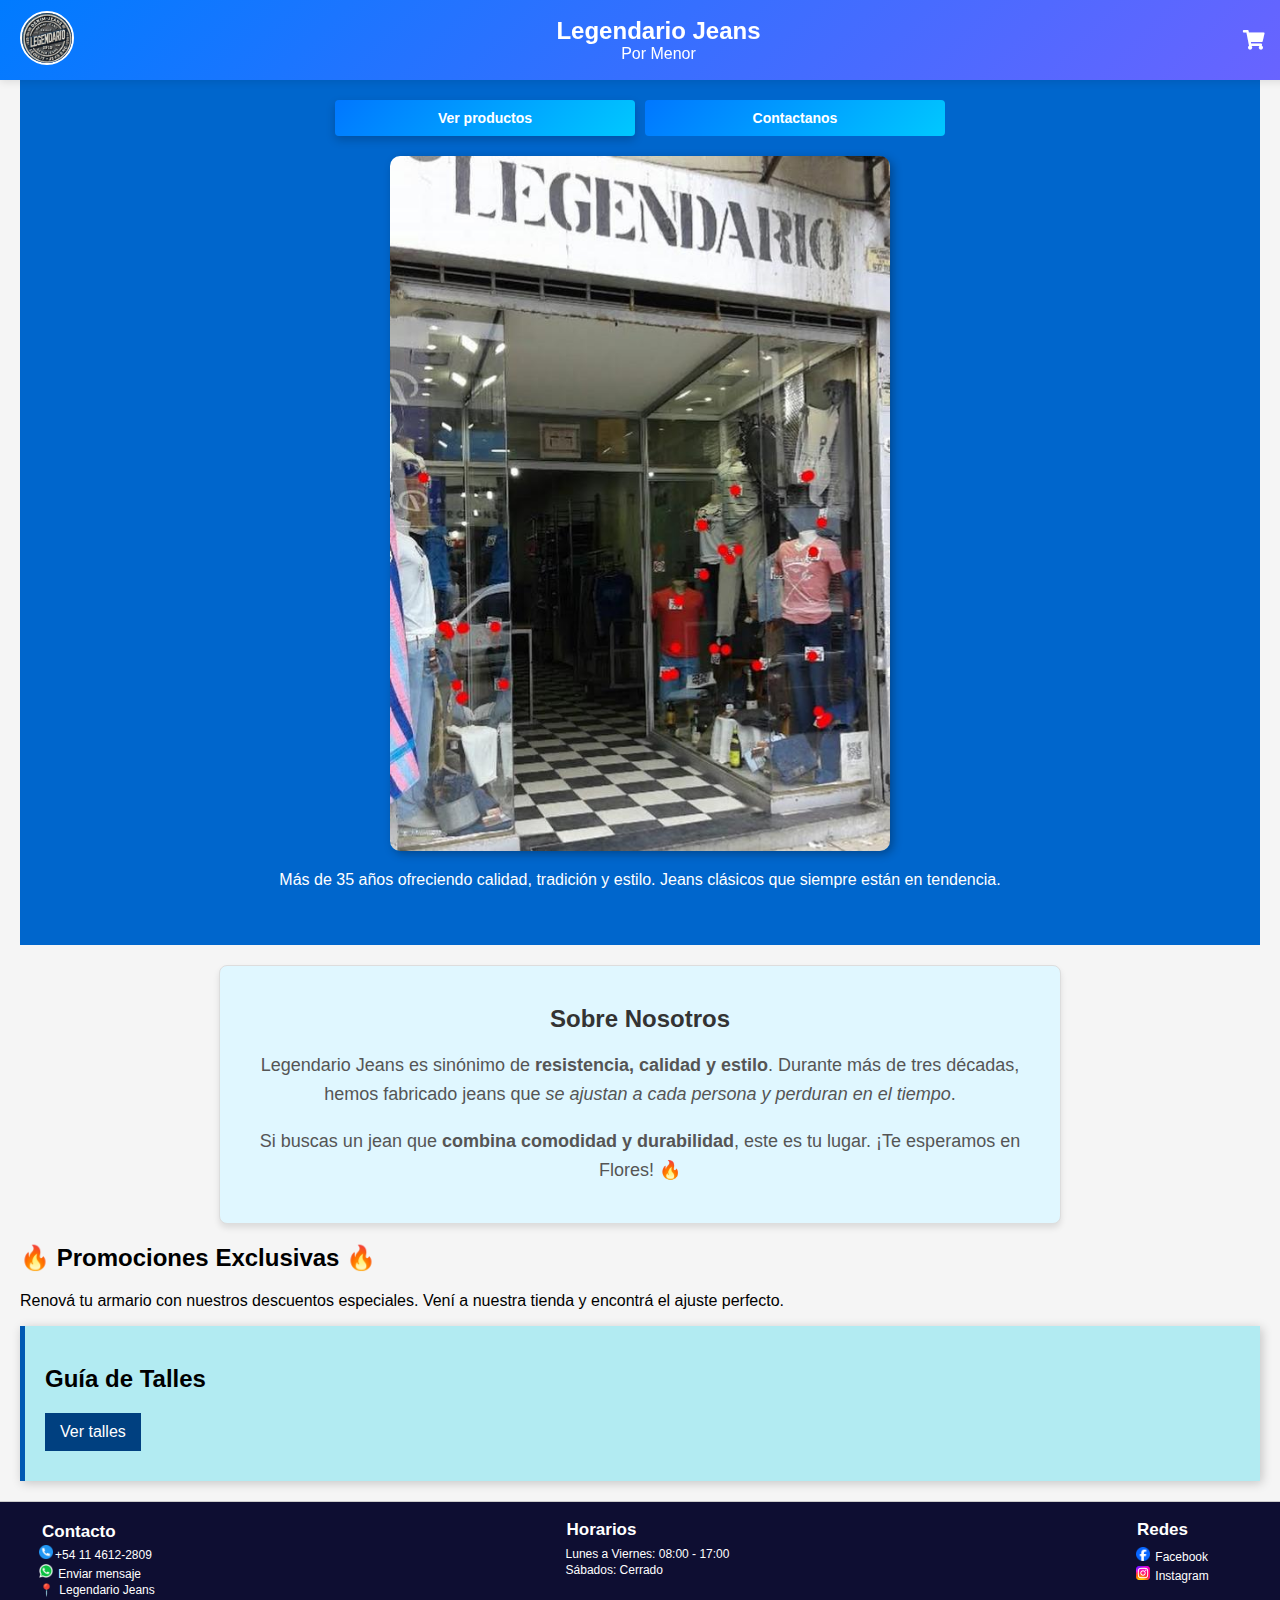
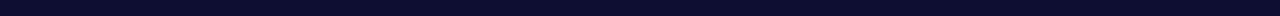
<file: index.html>
<!DOCTYPE html>
<html lang="es">
<head>
    <meta charset="UTF-8">
    <meta name="viewport" content="width=device-width, initial-scale=1.0">
    <title>Legendario Jeans - Estilo que perdura</title>
    <link rel="stylesheet" href="./styles.css">
    <link rel="icon" type="image/png" href="./imagenes/favicon-32x32.png">
    <link href="https://cdnjs.cloudflare.com/ajax/libs/font-awesome/5.15.4/css/all.min.css" rel="stylesheet">
</head>
<body>

<header>
     <!-- Sección Hero -->
<div class="hero">
  <div class="hero-header">
     <a href="./index.html" class="logo">
        <img src="./24FEC762-47F0-4F9E-8F29-CF139B27135F.webp" alt="Logo de LEGENDARIO JEANS">
     </a>
     <div class="hero-content">
      <h1>Legendario Jeans</h1>
        <p>Por Menor</p>
      
      <!--<button onclick="location.href='./productos.html'"><h2>Ver productos</h2></button>-->
  </div>
  
  
  <a href="./carrito.html" class="cart"><i class="fas fa-shopping-cart"></i>
    <img id="pant-icon" src="./103083_trousers_icon.png" alt="Pantalón" style="display:none; position:absolute; width:30px; height:auto;">
    
  </a>
  </div>
</div>
</header>

<main>
  <div class="portada">
    <div class="botones">
      <button class="especial" onclick="location.href='./productos.html'">Ver productos</button>
      <button class="boton-contacto" onclick="location.href='./contacto.html'">Contactanos</button>
    </div>
    <img src="./foto local.jpg" alt="Local Legendario Jeans" class="portada-img">
    <p>Más de 35 años ofreciendo calidad, tradición y estilo. Jeans clásicos que siempre están en tendencia.</p>
    
  </div>
  
   
  <section class="sobre-nosotros">
    <h2>Sobre Nosotros</h2>
    <p>
      Legendario Jeans es sinónimo de <strong>resistencia, calidad y estilo</strong>. Durante más de tres décadas, hemos fabricado jeans que <em>se ajustan a cada persona y perduran en el tiempo</em>.
    </p>
    <p>
      Si buscas un jean que <strong>combina comodidad y durabilidad</strong>, este es tu lugar. ¡Te esperamos en Flores! 🔥
    </p>
  </section>
  
    


    <section id="ofertas">
        <h2>🔥 Promociones Exclusivas 🔥</h2>
        <p>Renová tu armario con nuestros descuentos especiales. Vení a nuestra tienda y encontrá el ajuste perfecto.</p>
    </section>

    <aside id="talles">
        <h2>Guía de Talles</h2>
        <button onclick="toggleTalles()">Ver talles</button>
        <div id="tallesContent" style="display: none;">
            <h3>Jeans</h3>
            <table>
                <tr><th>Talle</th><th>Cintura (cm)</th><th>Cadera (cm)</th></tr>
                <tr><td>38</td><td>72-76</td><td>92-96</td></tr>
                <tr><td>40</td><td>76-80</td><td>96-100</td></tr>
                <tr><td>42</td><td>80-84</td><td>100-104</td></tr>
                <tr><td>44</td><td>84-88</td><td>104-108</td></tr>
                <tr><td>46</td><td>88-92</td><td>108-112</td></tr>
                <tr><td>48</td><td>92-96</td><td>112-116</td></tr>
                <tr><td>50</td><td>96-100</td><td>116-120</td></tr>
                <tr><td>52</td><td>100-104</td><td>120-124</td></tr>
                <tr><td>54</td><td>104-108</td><td>124-128</td></tr>
                <tr><td>56</td><td>108-112</td><td>128-132</td></tr>
            </table>

            <h3>Sweaters</h3>
            <table>
                <tr><th>Talle</th><th>Contorno Pecho (cm)</th></tr>
                <tr><td>S</td><td>86-92</td></tr>
                <tr><td>M</td><td>92-98</td></tr>
                <tr><td>L</td><td>98-104</td></tr>
                <tr><td>XL</td><td>104-110</td></tr>
                <tr><td>XXL</td><td>110-116</td></tr>
            </table>
        </div>
    </aside>
    
</main>

<footer>
  <div class="footer-info"> 
    <div class="contact-info"> 
     
      <div class="contacto">
        <h3>Contacto</h3>
        <p><img src="./telefono.png" alt="Telefono"class=social-icon><a href="tel:+541146122809">+54 11 4612-2809</a>
        </p> 
       <p><a href="https://wa.me/541154511489" target="_blank">
        <img src="./whatsapp.png" alt="WhatsApp" class="social-icon"> Enviar mensaje</a>
      </p>
      
       <p><a href="https://maps.app.goo.gl/2hxNUeELsLzQUU3JA" target="_blank" class="social-icon">📍</a>
        Legendario Jeans</p>
       </div> </div>
       <div class="hours-info"> 
        <h3>Horarios</h3> <div class="horarios">
        <p>Lunes a Viernes: 08:00 - 17:00</p> 
        <p>Sábados: Cerrado</p> 
        
       
      </div> </div><div class="social-info"> <h3>Redes</h3> 
        <div class="redes">
        <p>
          <a href="https://facebook.com/legendariojeans" target="_blank">
          <img src="./facebook.png" alt="Facebook" class="social-icon"> Facebook</a>
        </p>
         <p>
          <a href="https://instagram.com/legendariojeans" target="_blank">
            <img src="./instagram.png" alt="Instagram" class="social-icon"> 
            Instagram</a>
          </p>
         </div> </div>
         
         
        </div> 
        
</footer>


<script>
    function toggleTalles() {
        var content = document.getElementById("tallesContent");
        content.style.display = content.style.display === "none" ? "block" : "none";
    }
</script>

</body>
</html>
</file>
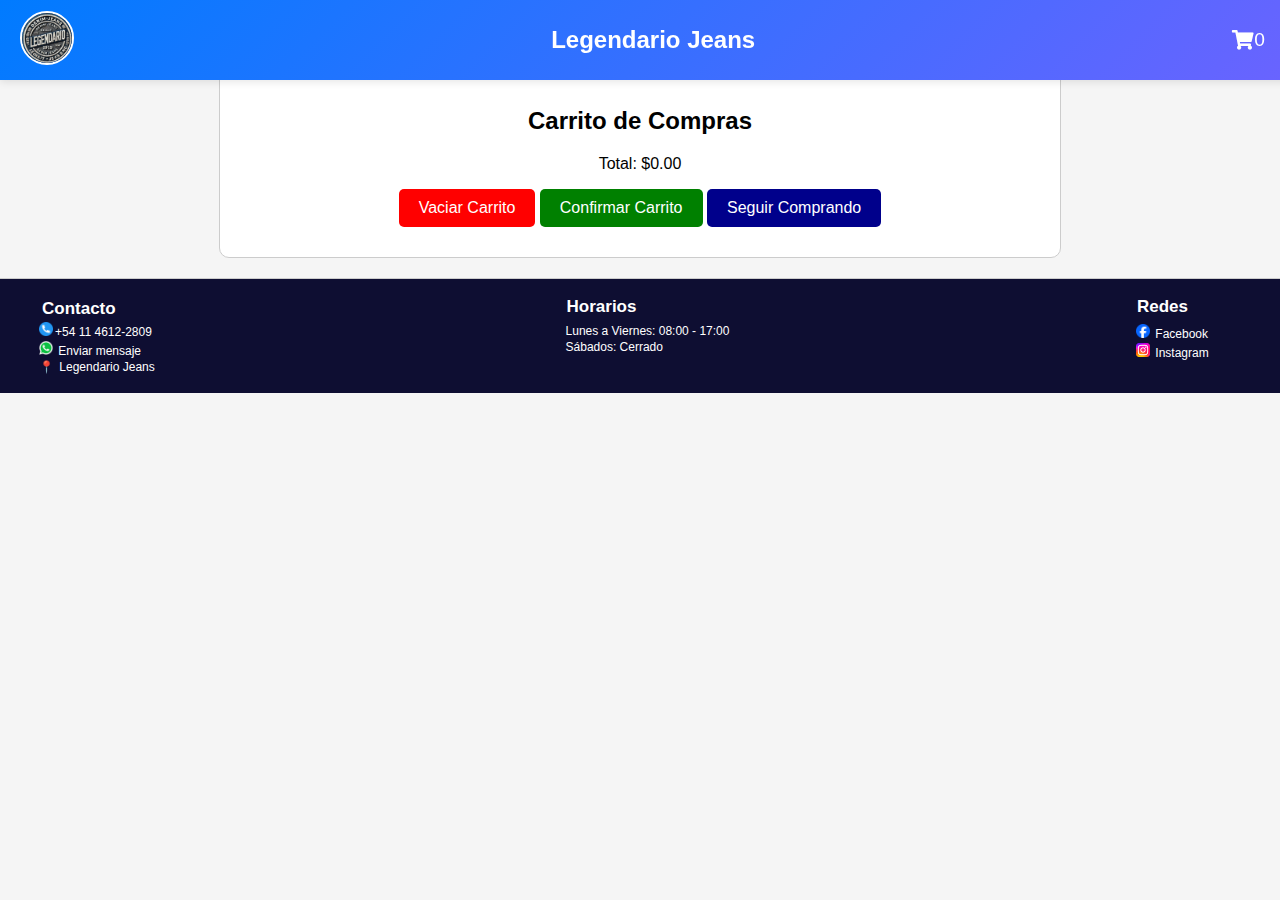
<file: carrito.html>
<!DOCTYPE html>
<html lang="es">
<head>
    <meta charset="UTF-8">
    <meta name="viewport" content="width=device-width, initial-scale=1.0">
    <title>Carrito de Compras</title>
    <link rel="stylesheet" href="./styles.css">
    <link rel="icon" type="image/png" href="./imagenes/favicon-32x32.png">
    <link href="https://cdnjs.cloudflare.com/ajax/libs/font-awesome/5.15.4/css/all.min.css" rel="stylesheet">
    <script src="https://cdn.emailjs.com/dist/email.min.js"></script>
     <script> (function(){ emailjs.init("z5kLRgpEiDGYL4lhx"); })(); </script>
</head>
<body>
  <header>
        
    <!-- Sección Hero -->
<div class="hero">
<div class="hero-header">
<a href="./index.html" class="logo">
  <img src="./24FEC762-47F0-4F9E-8F29-CF139B27135F.webp" alt="Logo de LEGENDARIO JEANS">
</a>
<div class="hero-content">
  
<h1>Legendario Jeans</h1>

<!--<button onclick="location.href='./productosMenor.html'"><h2>Ver productos</h2></button>-->
</div>


<a href="./carrito.html" class="cart"><i class="fas fa-shopping-cart"></i>
<img id="pant-icon" src="./103083_trousers_icon.png" alt="Pantalón" style="display:none; position:absolute; width:30px; height:auto;">
<span class="cart-count">0</span>
</a>
</div>
</div>

  </header>
            <button class="especial" onclick="location.href='./productos.html'">Ver productos</button>
        
      <div class="cart-container">
        <h2>Carrito de Compras</h2>
        <div class="cart-items"></div>
        <p>Total: $<span class="cart-total">0.00</span></p>
        <button class="clear-cart">Vaciar Carrito</button>
        <button id="confirmar-carrito-btn" class="confirmar-carrito-btn">Confirmar Carrito</button>
        <button onclick="location.href='productos.html'" class="volver-a-productos">Seguir Comprando</button>
        
        <!-- Cuadro de diálogo para ingresar datos -->
<div id="dialog" class="dialog" style="display:none;">
  
  <form id="confirmation-form" action="https://formspree.io/f/mpwzdjlz" method="POST" novalidate>
    <h2>Ingrese sus datos para confirmar la compra</h2>
    <div class="form-group">
      <input type="text" id="buyer-name" name="name" placeholder="Nombre" required>
      <span class="error-message" id="name-error"></span>
    </div>
    <div class="form-group">
      <input type="email" id="buyer-email" name="email" placeholder="Correo Electrónico" required>
      <span class="error-message" id="email-error"></span>
    </div>
    <div class="form-group">
      <input type="tel" id="buyer-phone" name="phone" placeholder="Teléfono" required>
      <span class="error-message" id="phone-error"></span>
    </div>
    
    <button type="submit" id="comprar-btn" class="comprar-btn">Comprar</button>
  </form>
  <button onclick="location.href='carrito.html'" class="close-btn">&times;</button> <!-- Botón de cierre -->

 
</div>




      
      
        


        
        <!-- Mensaje de confirmación estilizado -->
        <div id="confirmation-message" class="confirmation-message" style="display:none;">
          <h2>Compra Confirmada</h2>
          <p> Al hacer clic en el botón de "Comprar", será redirigido a WhatsApp donde podrá confirmar su compra con todos los detalles proporcionados. Le agradecemos por su compra. Si tiene alguna pregunta adicional, no dude en contactarnos. ¡Gracias por confiar en nosotros!</p>
          <button onclick="document.getElementById('confirmation-message').style.display='none'">Cerrar</button>
        </div>
      </div>
    </main>
    <footer>
      <div class="footer-info"> 
        <div class="contact-info"> 
         
          <div class="contacto">
            <h3>Contacto</h3>
            <p><img src="./telefono.png" alt="Telefono"class=social-icon><a href="tel:+541146122809">+54 11 4612-2809</a>
            </p> 
           <p><a href="https://wa.me/541154511489" target="_blank">
            <img src="./whatsapp.png" alt="WhatsApp" class="social-icon"> Enviar mensaje</a>
          </p>
          
           <p><a href="https://maps.app.goo.gl/2hxNUeELsLzQUU3JA" target="_blank" class="social-icon">📍</a>
            Legendario Jeans</p>
           </div> </div>
           <div class="hours-info"> 
            <h3>Horarios</h3> <div class="horarios">
            <p>Lunes a Viernes: 08:00 - 17:00</p> 
            <p>Sábados: Cerrado</p> 
            
           
          </div> </div><div class="social-info"> <h3>Redes</h3> 
            <div class="redes">
            <p>
              <a href="https://facebook.com/legendariojeans" target="_blank">
              <img src="./facebook.png" alt="Facebook" class="social-icon"> Facebook</a>
            </p>
             <p>
              <a href="https://instagram.com/legendariojeans" target="_blank">
                <img src="./instagram.png" alt="Instagram" class="social-icon"> 
                Instagram</a>
              </p>
             </div> </div>
             
             
            </div> 
            
    </footer>
    
    
    <script src="./script1.js"></script>
</body>
</html>
</file>
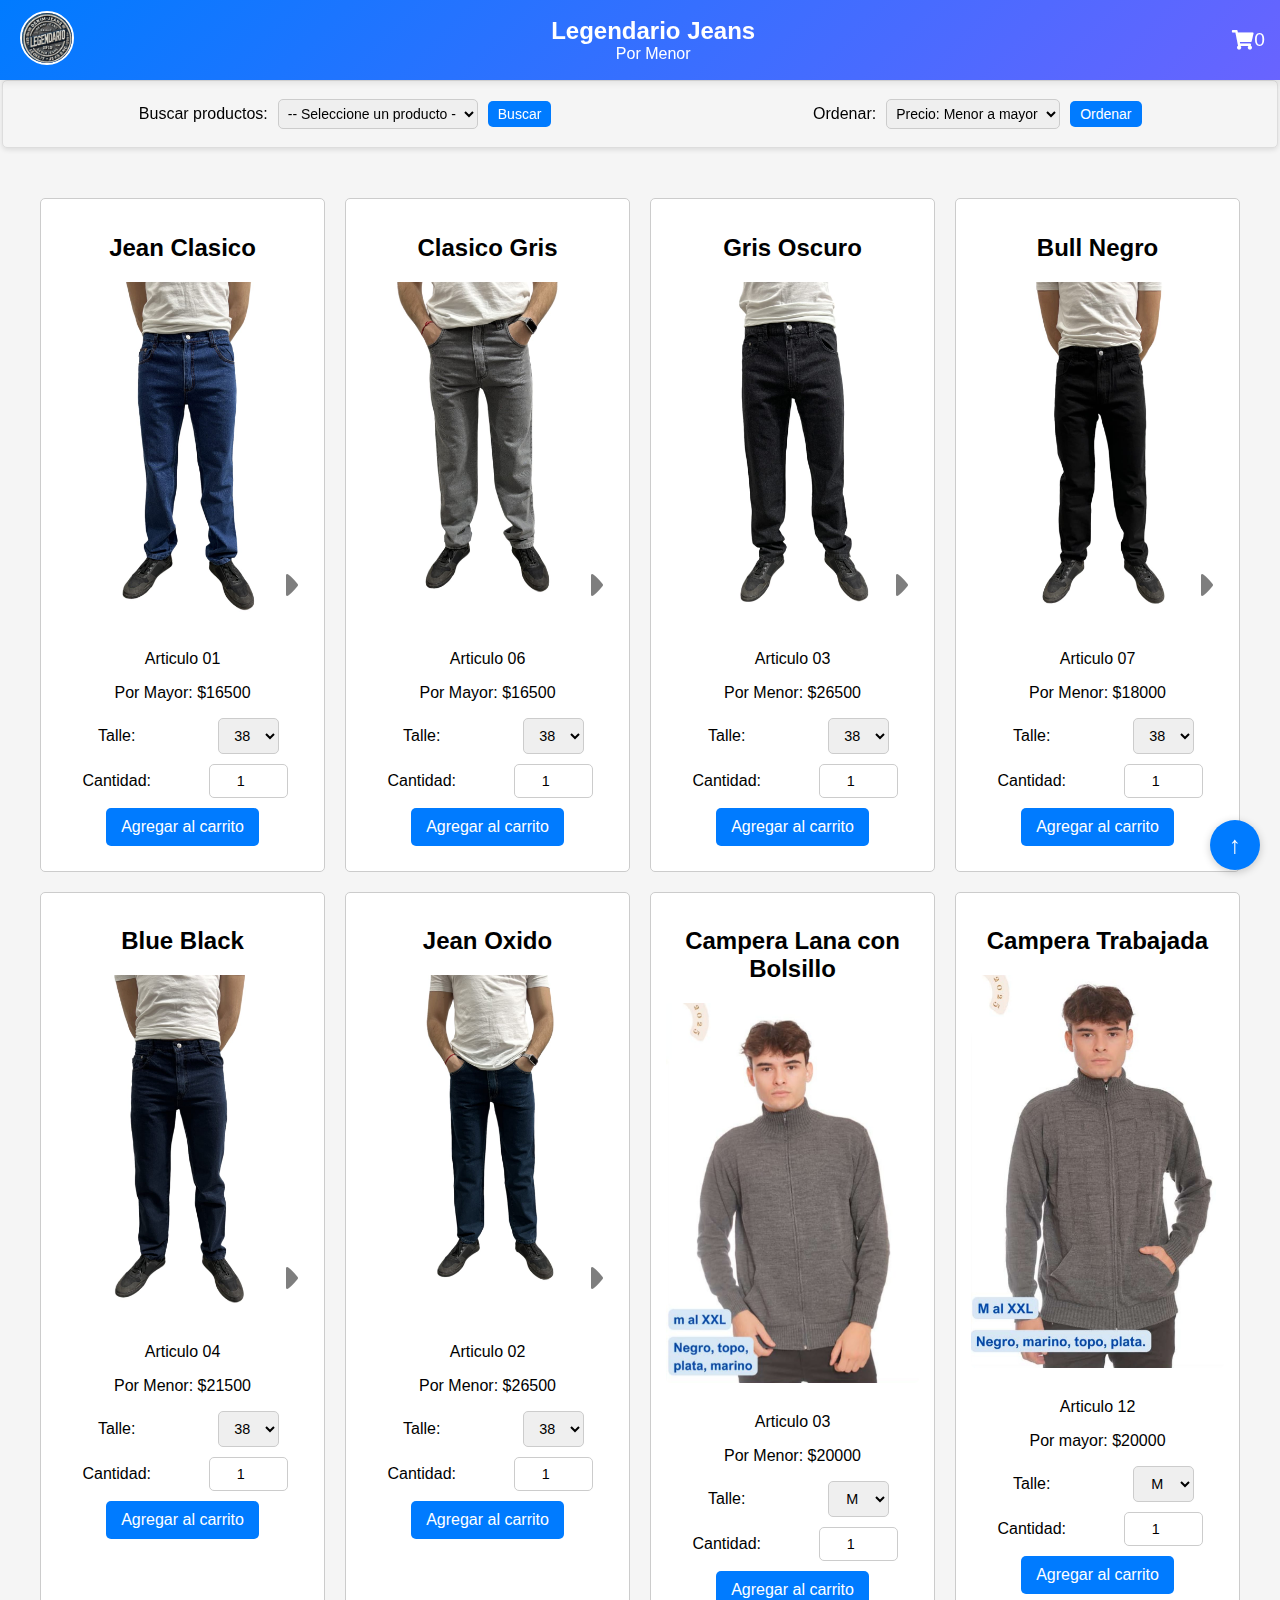
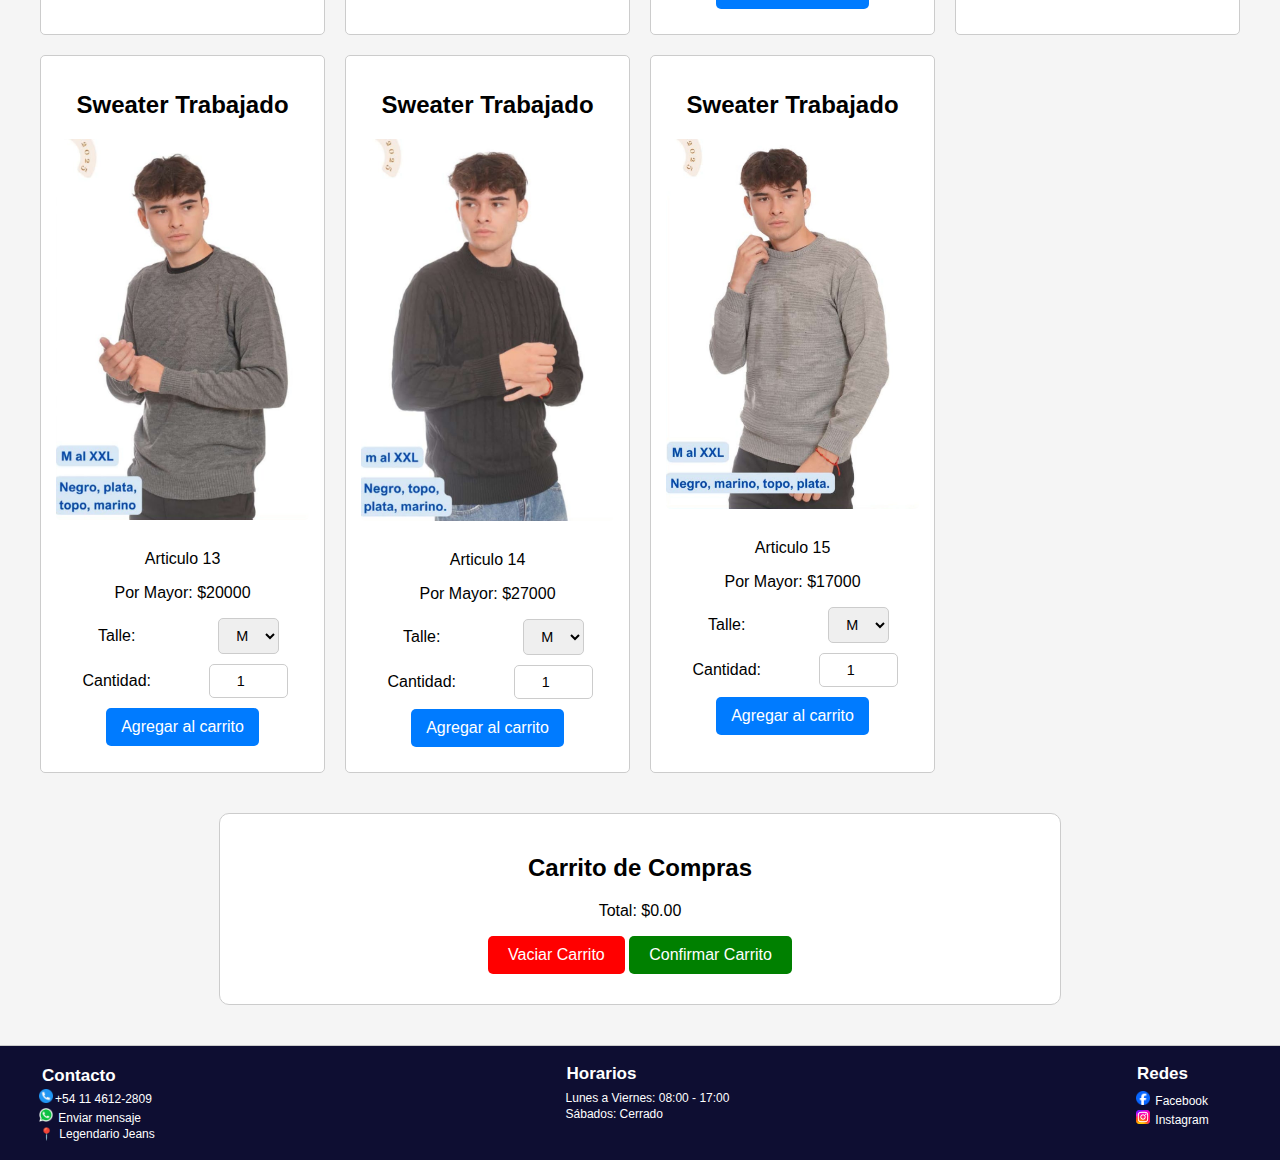
<file: productos.html>
<!DOCTYPE html>
<html lang="es">
<head>
    <meta charset="UTF-8">
    <meta name="viewport" content="width=device-width, initial-scale=1.0">
    <title>E-commerce</title>
    <link rel="stylesheet" href="styles.css">
    
    <link rel="icon" type="image/png" href="./imagenes/favicon-32x32.png">
    <link href="https://cdnjs.cloudflare.com/ajax/libs/font-awesome/5.15.4/css/all.min.css" rel="stylesheet">
    <script src="https://cdn.emailjs.com/dist/email.min.js"></script>
    <script> (function(){ emailjs.init("z5kLRgpEiDGYL4lhx"); })(); </script>

    
</head>
<body>
   
      <header>
        
          <!-- Sección Hero -->
<div class="hero">
  <div class="hero-header">
     <a href="./index.html" class="logo">
        <img src="./24FEC762-47F0-4F9E-8F29-CF139B27135F.webp" alt="Logo de LEGENDARIO JEANS">
     </a>
     <div class="hero-content">
      <h1>Legendario Jeans</h1>
      <p>Por Menor</p>
      
      <!--<button onclick="location.href='./productosMenor.html'"><h2>Ver productos</h2></button>-->
  </div>
  
  
  <a href="#" id="botonCarrito" class="cart"><i class="fas fa-shopping-cart"></i> 
    <img id="pant-icon" src="./103083_trousers_icon.png" alt="Pantalón" style="display:none; position:absolute; width:30px; height:auto;">
    <span class="cart-count">0</span>
  </a>
  </div>
</div>

        </header>
        

        <main>
          
          <h1 class="productos-tittle">Productos</h1>
          <!-- Buscador con menu desplegable -->
          <div id="controls-container">
          <div id="search-container">
            <label for="search-options">Buscar productos:</label>
            <select id="search-options">
                <option value="">-- Seleccione un producto --</option>
                <option value="ver-todo">Ver todo</option>
                <option value="clasico">Jean Clásico</option>
                <option value="jean-oxido">Jean oxido</option>
                <option value="bull">Bull</option>
                <option value="blue-black">Blue-Black</option>
                <option value="sweater">Sweater</option>
                <option value="campera">Campera</option>
            </select>
            <button id="search-button">Buscar</button>
        </div>
     <!-- menu para ordenacion-->
       <div id="sort-container">
          <label for="sort-options">Ordenar:</label>
          <select id="sort-options">
              <option value="precio-asc">Precio: Menor a mayor</option>
              <option value="precio-desc">Precio: Mayor a menor</option>
          </select>
          <button id="sort-button">Ordenar</button>
      </div>
    </div>
    
        
          <section class="product-container">
            
           
  <div class="product-card" data-name="jean-clasico">
    <h2>Jean Clasico</h2>
    <div class="image-container">
      <img id="jean-clasico" src="./jean clasico azul front.JPG" alt="Jean Clasico" width="300">
      <span class="info-text"><img src="icons8-clasificar-derecho-26.png" alt="Siguiente" class="info-icon blanco">

      </span>
  </div>
<p>Articulo 01</p>

    <p>Por Mayor: $16500</p>
    <div class="cantidad-container">
        <label for="talle-201">Talle:</label>
        <select id="talle-201">
            <option value="38">38</option>
            <option value="40">40</option>
            <option value="42">42</option>
            <option value="44">44</option>
            <option value="46">46</option>
            <option value="48">48</option>
            <option value="50">50</option>
            <option value="52">52</option>
            <option value="54">54</option>
        </select>
       
        <label for="cantidad-201">Cantidad:</label>
        <input type="number" id="cantidad-201" class="cantidad" value="1" min="1">
    </div>
    <button class="add-to-cart" data-id="201">Agregar al carrito</button>
</div>
  
<div class="product-card" data-name="clasico-gris">
  <h2>Clasico Gris</h2>
  <div class="image-container">
    <img id="clasico-gris" src="./clasico gris f.JPG" alt="Jean Clasico Gris" width="300">
    <span class="info-text"><img src="icons8-clasificar-derecho-26.png" alt="Siguiente" class="info-icon blanco">

    </span>
</div>
<p>Articulo 06</p>

  <p>Por Mayor: $16500</p>
  <div class="cantidad-container">
      <label for="talle-206">Talle:</label>
      <select id="talle-206">
          <option value="38">38</option>
          <option value="40">40</option>
          <option value="42">42</option>
          <option value="44">44</option>
          <option value="46">46</option>
          <option value="48">48</option>
          <option value="50">50</option>
          <option value="52">52</option>
          <option value="54">54</option>
      </select>
     
      <label for="cantidad-206">Cantidad:</label>
      <input type="number" id="cantidad-206" class="cantidad" value="1" min="1">
  </div>
  <button class="add-to-cart" data-id="206">Agregar al carrito</button>
</div>

<div class="product-card" data-name="clasico-gris-oscuro">
  <h2>Gris Oscuro</h2>
  <div class="image-container">
    <img id="clasico-gris-oscuro" src="./gris oscuro front.JPG" alt="Jean Clasico Gris" width="300">
    <span class="info-text"><img src="icons8-clasificar-derecho-26.png" alt="Siguiente" class="info-icon blanco">

    </span>
</div>
<p>Articulo 03</p>

  <p>Por Menor: $26500</p>
  <div class="cantidad-container">
      <label for="talle-206">Talle:</label>
      <select id="talle-206">
          <option value="38">38</option>
          <option value="40">40</option>
          <option value="42">42</option>
          <option value="44">44</option>
          <option value="46">46</option>
          <option value="48">48</option>
          <option value="50">50</option>
          <option value="52">52</option>
          <option value="54">54</option>
      </select>
     
      <label for="cantidad-203">Cantidad:</label>
      <input type="number" id="cantidad-203" class="cantidad" value="1" min="1">
  </div>
  <button class="add-to-cart" data-id="203">Agregar al carrito</button>
</div>

<div class="product-card" data-name="bull-negro">
  <h2>Bull Negro</h2>
  <div class="image-container">
    <img id="bull-negro" src="./bull negro front.JPG" alt="Bull negro" width="300">
    <span class="info-text"><img src="icons8-clasificar-derecho-26.png" alt="Siguiente" class="info-icon blanco">

    </span>
</div>
<p>Articulo 07</p>

  <p>Por Menor: $18000</p>
  <div class="cantidad-container">
      <label for="talle-207">Talle:</label>
      <select id="talle-207">
          <option value="38">38</option>
          <option value="40">40</option>
          <option value="42">42</option>
          <option value="44">44</option>
          <option value="46">46</option>
          <option value="48">48</option>
          <option value="50">50</option>
          <option value="52">52</option>
          <option value="54">54</option>
      </select>
     
      <label for="cantidad-207">Cantidad:</label>
      <input type="number" id="cantidad-207" class="cantidad" value="1" min="1">
  </div>
  <button class="add-to-cart" data-id="207">Agregar al carrito</button>
</div>

<div class="product-card" data-name="blue-black">
  <h2>Blue Black</h2>
  <div class="image-container">
    <img id="blue-black" src="./blue black.JPG" alt="Jean Blue Black" width="300">
    <span class="info-text"><img src="icons8-clasificar-derecho-26.png" alt="Siguiente" class="info-icon blanco">

    </span>
</div>
<p>Articulo 04</p>

  <p>Por Menor: $21500</p>
  <div class="cantidad-container">
      <label for="talle-204">Talle:</label>
      <select id="talle-204">
          <option value="38">38</option>
          <option value="40">40</option>
          <option value="42">42</option>
          <option value="44">44</option>
          <option value="46">46</option>
          <option value="48">48</option>
          <option value="50">50</option>
          <option value="52">52</option>
          <option value="54">54</option>
      </select>
     
      <label for="cantidad-204">Cantidad:</label>
      <input type="number" id="cantidad-204" class="cantidad" value="1" min="1">
  </div>
  <button class="add-to-cart" data-id="204">Agregar al carrito</button>
</div>



<div class="product-card" data-name="jean-oxido">
  <h2>Jean Oxido</h2>
  <div class="image-container">
    <img id="jean-oxido" src="./oxido front.JPG" alt="Jean oxido" width="300">
    <span class="info-text"><img src="icons8-clasificar-derecho-26.png" alt="Siguiente" class="info-icon blanco">

    </span>
</div>
<p>Articulo 02</p>

  <p>Por Menor: $26500</p>
  <div class="cantidad-container">
      <label for="talle-202">Talle:</label>
      <select id="talle-202">
          <option value="38">38</option>
          <option value="40">40</option>
          <option value="42">42</option>
          <option value="44">44</option>
          <option value="46">46</option>
          <option value="48">48</option>
          <option value="50">50</option>
          <option value="52">52</option>
          <option value="54">54</option>
      </select>
     
      <label for="cantidad-202">Cantidad:</label>
      <input type="number" id="cantidad-202" class="cantidad" value="1" min="1">
  </div>
  <button class="add-to-cart" data-id="202">Agregar al carrito</button>
</div>

<div class="product-card" data-name="campera-lana-lisa">
  <h2>Campera Lana con Bolsillo</h2>
  <div class="image-container">
    <img id="campera-lana-lisa" src="./campera lana lisa con bolsillo.jpg" alt="Campera lana lisa" width="300">
    
</div>
<p>Articulo 03</p>

  <p>Por Menor: $20000</p>
  <div class="cantidad-container">
      <label for="talle-203">Talle:</label>
      <select id="talle-203">
        <option value="M">M</option>
        <option value="L">L</option>
        <option value="XL">XL</option>
        <option value="XXL">XXL</option>
      </select>
     
      <label for="cantidad-210">Cantidad:</label>
      <input type="number" id="cantidad-210" class="cantidad" value="1" min="1">
  </div>
  <button class="add-to-cart" data-id="210">Agregar al carrito</button>
</div>

<div class="product-card" data-name="campera-trabajada">
  <h2>Campera Trabajada</h2>
  <div class="image-container">
    <img id="campera-trabajada" src="./campera trabajada bolsillo.jpg" alt="Campera lana lisa" width="300">
    
</div>
<p>Articulo 12</p>

  <p>Por mayor: $20000</p>
  <div class="cantidad-container">
      <label for="talle-12">Talle:</label>
      <select id="talle-12">
        <option value="M">M</option>
        <option value="L">L</option>
        <option value="XL">XL</option>
        <option value="XXL">XXL</option>
      </select>
     
      <label for="cantidad-12">Cantidad:</label>
      <input type="number" id="cantidad-12" class="cantidad" value="1" min="1">
  </div>
  <button class="add-to-cart" data-id="12">Agregar al carrito</button>
</div>

<div class="product-card" data-name="sweater-trabajado">
  <h2>Sweater Trabajado</h2>
  <div class="image-container">
    <img id="sweater-trabajado" src="./sweater trabajado.jpg" alt="Campera lana lisa" width="300">
    
</div>
<p>Articulo 13</p>

  <p>Por Mayor: $20000</p>
  <div class="cantidad-container">
      <label for="talle-13">Talle:</label>
      <select id="talle-13">
        <option value="M">M</option>
        <option value="L">L</option>
        <option value="XL">XL</option>
        <option value="XXL">XXL</option>
      </select>
     
      <label for="cantidad-13">Cantidad:</label>
      <input type="number" id="cantidad-13" class="cantidad" value="1" min="1">
  </div>
  <button class="add-to-cart" data-id="13">Agregar al carrito</button>
</div>

<div class="product-card" data-name="sweater-trabajado-2">
  <h2>Sweater Trabajado</h2>
  <div class="image-container">
    <img id="sweater-trabajado" src="./sweater trabajado2.jpg" alt="Campera lana lisa" width="300">
   
</div>
<p>Articulo 14</p>

  <p>Por Mayor: $27000</p>
  <div class="cantidad-container">
      <label for="talle-14">Talle:</label>
      <select id="talle-14">
        <option value="M">M</option>
        <option value="L">L</option>
        <option value="XL">XL</option>
        <option value="XXL">XXL</option>
      </select>
     
      <label for="cantidad-14">Cantidad:</label>
      <input type="number" id="cantidad-14" class="cantidad" value="1" min="1">
  </div>
  <button class="add-to-cart" data-id="14">Agregar al carrito</button>
</div>

<div class="product-card" data-name="sweater-trabajado-3">
  <h2>Sweater Trabajado</h2>
  <div class="image-container">
    <img id="sweater-trabajado-3" src="./sweater trabajado 3.jpg" alt="Campera lana lisa" width="300">
    
</div>
<p>Articulo 15</p>

  <p>Por Mayor: $17000</p>
  <div class="cantidad-container">
      <label for="talle-210">Talle:</label>
      <select id="talle-210">
          <option value="M">M</option>
          <option value="L">L</option>
          <option value="XL">XL</option>
          <option value="XXL">XXL</option>
          
      </select>
     
      <label for="cantidad-15">Cantidad:</label>
      <input type="number" id="cantidad-15" class="cantidad" value="1" min="1">
  </div>
  <button class="add-to-cart" data-id="15">Agregar al carrito</button>
</div>







         
            <!-- Agrega más productos aquí -->
           
             <!--aca vendran las cards generadas por la api-->
          </section>
          <button id="back-to-top" class="back-to-top">↑</button>

<div class="sera invisible" class="oculto">
         <!----> <div class="cart-container">
            <h2>Carrito de Compras</h2>
            <div class="cart-items"></div>
            <p>Total: $<span class="cart-total">0.00</span></p>
            <button class="clear-cart">Vaciar Carrito</button>
            <button id="confirmar-carrito-btn" class="confirmar-carrito-btn">Confirmar Carrito</button>
          </div>
          </div>
          <!-- Cuadro de diálogo para ingresar datos -->
<div id="dialog" class="dialog" style="display:none;">
  
  <form id="confirmation-form" action="https://formspree.io/f/mpwzdjlz" method="POST" novalidate>
    <h2>Ingrese sus datos para confirmar la compra</h2>
    <div class="form-group">
      <input type="text" id="buyer-name" name="name" placeholder="Nombre" required>
      <span class="error-message" id="name-error"></span>
    </div>
    <div class="form-group">
      <input type="email" id="buyer-email" name="email" placeholder="Correo Electrónico" required>
      <span class="error-message" id="email-error"></span>
    </div>
    <div class="form-group">
      <input type="tel" id="buyer-phone" name="phone" placeholder="Teléfono" required>
      <span class="error-message" id="phone-error"></span>
    </div>
    
    <button type="submit" id="comprar-btn" class="comprar-btn">Comprar</button>
  </form>
  <button onclick="location.href='carrito.html'" class="close-btn">&times;</button> <!-- Botón de cierre -->
 <!-- Mensaje de confirmación estilizado -->
        <div id="confirmation-message" class="confirmation-message" style="display:none;">
          <h2>Compra Confirmada</h2>
          <p> Al hacer clic en el botón de "Comprar", será redirigido a WhatsApp donde podrá confirmar su compra con todos los detalles proporcionados. Le agradecemos por su compra. Si tiene alguna pregunta adicional, no dude en contactarnos. ¡Gracias por confiar en nosotros!</p>
          <button onclick="document.getElementById('confirmation-message').style.display='none'">Cerrar</button>
        </div>
 
</div>

          
        </main>
        <footer>
          <div class="footer-info"> 
            <div class="contact-info"> 
             
              <div class="contacto">
                <h3>Contacto</h3>
                <p><img src="./telefono.png" alt="Telefono"class=social-icon><a href="tel:+541146122809">+54 11 4612-2809</a>
                </p> 
               <p><a href="https://wa.me/541154511489" target="_blank">
                <img src="./whatsapp.png" alt="WhatsApp" class="social-icon"> Enviar mensaje</a>
              </p>
              
               <p><a href="https://maps.app.goo.gl/2hxNUeELsLzQUU3JA" target="_blank" class="social-icon">📍</a>
                Legendario Jeans</p>
               </div> </div>
               <div class="hours-info"> 
                <h3>Horarios</h3> <div class="horarios">
                <p>Lunes a Viernes: 08:00 - 17:00</p> 
                <p>Sábados: Cerrado</p> 
                
                
              </div> </div><div class="social-info"> <h3>Redes</h3> 
                <div class="redes">
                <p>
                  <a href="https://facebook.com/legendariojeans" target="_blank">
                  <img src="./facebook.png" alt="Facebook" class="social-icon"> Facebook</a>
                </p>
                 <p>
                  <a href="https://instagram.com/legendariojeans" target="_blank">
                    <img src="./instagram.png" alt="Instagram" class="social-icon"> 
                    Instagram</a>
                  </p>
                 </div> </div>
                 
                 
                </div> 
                
        </footer>
        
  
  
  <script src="./script1.js"></script>
  <div id="notification" class="notification"></div>

</body>
</html>
</file>
<file: styles.css>
/* General */
body {
    font-family: 'Arial', sans-serif;
    margin: 0;
    padding: 0;
    box-sizing: border-box;
    font-size: 16px;
    background-color: #f5f5f5;
    max-width: 100%;
    overflow-x: hidden;
  }
  
  
.hero-content button:hover {
    background-color: #C70039;
    transition: background-color 0.3s ease;
}
.especial {
    background: linear-gradient(135deg, #0077ff, #00c8ff);
    color: white;
    padding: 12px 24px;
    border: none;
    border-radius: 0px;
    font-size: 18px;
    font-weight: bold;
    box-shadow: 0px 4px 10px rgba(0, 0, 0, 0.2);
    cursor: pointer;
    transition: all 0.3s ease-in-out;
}

.especial:hover {
    transform: scale(1.1);
    background: linear-gradient(135deg, #0055cc, #0099cc);
    box-shadow: 0px 6px 15px rgba(0, 0, 0, 0.3);
}




/* Sección Hero */
.hero {
    display: flex; /* Distribuir elementos en fila */
    align-items: center; /* Centrar verticalmente los elementos */
    justify-content: space-between; /* Logo a la izquierda, texto en el centro, carrito a la derecha */
    background: linear-gradient(135deg, #007BFF, #6C63FF); /* Fondo degradado */
    color: white;
    height: 80px; /* Altura ajustada */
    padding: 0 20px; /* Espaciado horizontal interno */
    position: fixed; /* Mantiene la barra fija en la parte superior */
    width: 100%; /* Ocupa todo el ancho */
    top: 0;
    z-index: 1000; /* Asegurar que quede sobre otros elementos */
    box-shadow: 0 2px 8px rgba(0, 0, 0, 0.1); /* Sombra ligera */
}

/* Encabezado principal */
.hero-header {
    display: flex; /* Asegura distribución en fila */
    align-items: center; /* Alinear elementos verticalmente */
    justify-content: space-between; /* Logo, texto y carrito alineados */
    width: 100%; /* Ocupa todo el ancho de la barra */
}

/* Logo a la izquierda */
.logo {
    flex: 0 0 auto; /* Fija el tamaño del logo */
}

.logo img {
    width: 50px; /* Ajustar el tamaño del logo */
    height: auto;
    border-radius: 50%; /* Logo redondeado */
    border: 2px solid white; /* Bordes elegantes */
}

/* Texto centrado */
.hero-content {
    flex: 1; /* Ocupa el espacio central */
    text-align: center; /* Centra el texto horizontalmente */
    
}

.hero-content h1 {
    font-size: 1.5em; /* Tamaño del texto principal */
    margin: 0; /* Sin márgenes */
    font-family: 'Montserrat', sans-serif;
}

.hero-content p {
    font-size: 1em; /* Ajuste del tamaño del subtítulo */
    margin: 0; /* Sin márgenes */
}

/* Carrito a la derecha */
.cart {
    flex: 0 0 auto; /* Mantiene el carrito en su posición fija */
    color: white;
    font-size: 1.2em; /* Ajustar el tamaño */
    text-decoration: none; /* Sin subrayado */
    display: flex; /* Distribución interna del carrito */
    align-items: center; /* Alinear verticalmente */
    justify-content: flex-end; /* Alinear el contenido a la derecha */
    margin-right: 35px;
    
}



/* Contenedor del Buscador (debajo del Hero) */
/*#controls-container {
    display: flex;
    flex-wrap: nowrap;
    justify-content: space-around;
    align-items: center;
    gap: 10px;
    padding: 10px;
    background-color: #f5f5f5;
    border: 1px solid #ddd;
    border-radius: 5px;
    position: fixed; 
    margin-right: 0px;
    z-index: 999;
    top: 150px; 
    width: 98%;
    box-shadow: 0 2px 5px rgba(0, 0, 0, 0.1); 
    margin:40px; /* eliminar margenes innecesarios 
}*/
#controls-container {
    display: flex;
    flex-wrap: nowrap;
    justify-content: space-around;
    align-items: center;
    gap: 10px;
    padding: 10px;
    background-color: #f5f5f5;
    border: 1px solid #ddd;
    border-radius: 5px;
    position: fixed;
    margin: 0px auto 0 auto; /* Centrado horizontalmente */
    z-index: 999;
    margin-top: -20px;
    margin-left: -18px;
    
    width: 98%; 
    box-shadow: 0 2px 5px rgba(0, 0, 0, 0.1); /* Sombra ligera */
}


/* Estilos para los menús */
#search-container, #sort-container {
    display: flex;
    align-items: center;
    gap: 10px;
    margin: 0;
}

#search-options, #sort-options {
    padding: 5px;
    border: 1px solid #ccc;
    border-radius: 5px;
    font-size: 14px;
    width: 100%;
    max-width: 200px; /* Ajuste del ancho */
    
    
}

#search-button, #sort-button {
    padding: 5px 10px;
    font-size: 14px;
    background-color: #007bff;
    color: white;
    border-radius: 5px;
    cursor: pointer;
    margin-top: 10px;
}

#search-button:hover, #sort-button:hover {
    background-color: #0056b3;
}
/* Cards */
.product-container {
    display: grid;
    grid-template-columns: repeat(4, 1fr); /* 4 cards por fila */
    gap: 20px;
    padding: 20px;
    margin-top: 100px; /* Ajustar separación con el buscador */
}

.product-card {
    border: 1px solid #ccc;
    border-radius: 5px;
    padding: 15px;
    text-align: center;
    background-color: #ffffff;
    transition: transform 0.3s ease, box-shadow 0.3s ease;
}

.product-card img {
    max-width: 100%;
    border-radius: 5px;
    margin-bottom: 10px;
}

.product-card:hover {
    transform: scale(1.05);
    box-shadow: 0 4px 8px rgba(0, 0, 0, 0.2);
}
/* Menús de selección */
/* Contenedor principal de la cantidad y botón */
.cantidad-container {
    display: grid; /* Usamos Grid para manejar la disposición */
    grid-template-columns: repeat(auto-fit, minmax(120px, 1fr)); /* Ajuste automático */
    gap: 10px; /* Espacio entre los elementos */
    align-items: center; /* Alinear verticalmente */
    justify-content: center; /* Centrar horizontalmente */
    margin-bottom: 10px;
    place-items:center ;
  
    
}


/* Campos de cantidad */
.cantidad-container select, 
.cantidad-container input {
    padding: 8px;
    font-size: 0.9em;
    border: 1px solid #ccc;
    border-radius: 5px;
    width: 50%; /* Ocupa todo el ancho del contenedor */
    max-width: 100px; /* Define un tamaño máximo */
    text-align: center;
    display: inline block;
    white-space:nowrap;
}


/* Botón de agregar */
.add-to-cart {
    padding: 10px 15px;
    font-size: 1em;
    background-color: #007bff;
    color: white;
    border: none;
    border-radius: 5px;
    cursor: pointer;
    transition: background-color 0.3s ease, transform 0.3s ease;
}

.add-to-cart:hover {
    background-color: #0056b3;
    transform: scale(1.05); /* Efecto de zoom */
}
.added-to-cart {
    background-color: green;
    color: white;
    cursor: not-allowed;
    transition: background-color 0.5 ease;
}

.cart-container {
    max-width: 800px;
    margin: 20px auto;
    padding: 20px;
    border: 1px solid #ccc;
    border-radius: 10px;
    background-color: #fff;
    text-align: center;
  }
  
  .cart-items {
    margin-left: 20px 0;
    margin-right: 20px 0;
  }
  
  .cart-item {
    display: flex;
    justify-content: space-between;
    align-items: center;
    padding: 10px;
    border-bottom: 1px solid #ccc;
  }
  
  .cart-item p {
    margin: 0;
    flex: 1;
    text-align: center;
  }
  
  .cart-item button {
    background-color: #007bff;
    color: white;
    border: none;
    padding: 5px 10px;
    font-size: 1em;
    cursor: pointer;
    border-radius: 5px;
    margin: 0 5px;
  }
  
  .cart-item button:hover {
    background-color: #0056b3;
  }
  
  .clear-cart{
    background-color: red;
    color: #fff;
    border: none;
    padding: 10px 20px;
    border-radius: 5px;
    cursor: pointer;
    font-size: 1em;
  }
  .ver-carrito-btn{
    background-color: green;
    color: #fff;
    border: none;
    padding: 10px 95px;
    border-radius: 5px;
    cursor: pointer;
    font-size: 1em;
  }
  .confirmar-carrito-btn,
  .comprar-btn {
    background-color: green;
    color: #fff;
    border: none;
    padding: 10px 20px;
    border-radius: 5px;
    cursor: pointer;
    font-size: 1em;
  }
  
  .clear-cart:hover,
  .confirmar-carrito-btn:hover,
  .volver-a-productos:hover,
  .comprar-btn:hover {
    background-color: none 
   ;
   transform:scale(1.1);
  }
  
  .dialog,
  .confirmation-message {
    display: none;
    position: fixed;
    top: 50%;
    left: 50%;
    transform: translate(-50%, -50%);
    padding: 20px;
    background-color: #f9f9f9;
    border: 1px solid #ccc;
    border-radius: 10px;
    box-shadow: 0 0 10px rgba(0, 0, 0, 0.1);
    width: 90%; /* Asegura que el formulario sea responsivo */
    max-width: 400px; /* Limita el ancho máximo del formulario */
    text-align: center; /* Centrar el texto */
  }
  
  .dialog h2,
  .confirmation-message h2 {
    margin-top: 0;
    margin-bottom: 20px; /* Añadir espacio debajo del título */
  }
  
  .form-group {
    margin-bottom: 15px; /* Añadir espacio entre los grupos de formulario */
    text-align: left; /* Alinear texto a la izquierda para mejor legibilidad */
  }
  
  .form-group label {
    display: block;
    font-weight: bold;
    margin-bottom: 5px; /* Añadir espacio debajo del label */
  }
  
  .form-group input {
    width: calc(100% - 20px); /* Reducir el ancho para evitar que toquen el borde */
    padding: 10px;
    border: 1px solid #ccc;
    border-radius: 5px;
    font-size: 1em;
    margin: 0 auto;
    box-sizing: border-box; /* Asegura que el padding no aumente el tamaño total */
  }
  .oculto{
    display: none;
    visibility: hidden;
  }
  .sera-invisible{
    display: none;
    visibility: hidden;

  
  .dialog button,
  .confirmation-message button {
    background-color: green;
    color: #fff;
    border: none;
    padding: 10px 20px;
    border-radius: 5px;
    cursor: pointer;
    font-size: 1em;
    margin-bottom: 50px; /* Añadir espacio encima del botón */
  }
  
  .dialog button:hover,
  .confirmation-message button:hover {
    background-color: #555;
  }
  
  .dialog .form-group input[type="text"],
  .dialog .form-group input[type="tel"],
  .dialog .form-group input[type="email"] {
    margin-bottom: 10px;
  }
  
  }
  
  .volver-a-productos{
    background-color: darkblue;
    color: #fff;
    border: none;
    padding: 10px 20px;
    border-radius: 5px;
    cursor: pointer;
    font-size: 1em;
    justify-content: flex-end
    ;
  }
  /* Ajustes para pantallas pequeñas */ @media (max-width: 600px) { 
    .cart-container { 
      display: flex; 
      flex-direction: column; 
      align-items: center; 
    } 
    .clear-cart,.confirmar-carrito-btn,.volver-a-productos { 
      width: 90%; /* Asegurar que los botones ocupen casi todo el ancho */ 
      margin-bottom: 10px; /* Añadir espacio entre los botones */
     }
    }
/* Responsividad */
@media (max-width: 768px) {
    .cantidad-container {
        grid-template-columns: repeat(auto-fit, minmax(100px, 1fr)); /* Adapta las columnas */
        gap: 15px; /* Espaciado más amplio en pantallas medianas */
    }

    .cantidad-container select, 
    .cantidad-container input {
        font-size: 0.8em; /* Tamaño de texto reducido */
        padding: 6px; /* Espaciado más compacto */
        align-items: center;
    }

    .add-to-cart {
        padding: 8px 10px; /* Botón más compacto */
        font-size: 0.9em;
    }
}

@media (max-width: 480px) {
    .cantidad-container {
        grid-template-columns: 1fr; /* Una columna por fila en pantallas pequeñas */
        gap: 10px; /* Espacio reducido */
    }

    .cantidad-container select, 
    .cantidad-container input {
        width: 50%; /* Ocupa todo el ancho disponible */
        font-size: 0.8em; /* Ajustar tamaño de texto */
        padding: 5px; /* Reducir espacio interno */
    }

    .add-to-cart {
        width: 100%; /* Botón ocupa todo el ancho */
        padding: 6px 8px;
        font-size: 0.8em;
    }
}

/* Responsividad */
@media (max-width: 1024px) {
    #controls-container {margin-left: -8px;margin-right: 0;margin-top: -20px;
        width: 95%;
    }
    .product-container {
        grid-template-columns: repeat(3, 1fr); /* 3 cards por fila */
    }
}

@media (max-width: 768px) {
    .product-container {
        grid-template-columns: repeat(2, 1fr); /* 2 cards por fila */
    }

    #controls-container {
        flex-direction:row; /* buscador en linea*/
        align-items: stretch;
        margin-top: -20px;
        display:flex;
        flex-wrap: nowrap;
        gap: 10px;
        justify-content: space-around;
        margin-left: -8px;
        margin-right: 0;
        width: 90%;
    }

    #search-container, #sort-container {
        width: 98%; /* Ocupan todo el ancho */
        flex-wrap: nowrap;
    }
}

@media (max-width: 480px) {
    .hero {
        position: fixed;
        height: auto; /* Ajusta la altura automáticamente */
        min-height: 50px; /* Garantiza un mínimo espacio para el Hero */
        padding: 10px; /* Espaciado interno reducido */
        width: 95%; /* Ocupa todo el ancho de la pantalla */
        box-shadow: 0 2px 5px rgba(0, 0, 0, 0.1); /* Sombra ligera para realzar */
        
        
    }
    .hero-content-button {
        size: 25%;
    }
    .hero-content{
        gap: 100px;
    }

    .hero-header {
        
        text-align: center; /* Asegurar alineación centrada */
        gap: 10px; /* Espaciado entre elementos */
        margin-bottom: 10px; /* Separación con el contenido siguiente */
        
    }

    .logo img {
        max-width: 60px; /* Ajustar tamaño para pantallas pequeñas */
    }

    .hero-content h1 {
        font-size: 1.2em; /* Reducir tamaño del título */
    }

    .hero-content p {
        font-size: 0.8em; /* Texto más compacto */
    }

    .hero-content button {
        font-size: 0.9em; /* Botón más compacto */
        padding: 5px 10px; /* Reduce el tamaño y espaciado del botón */
    }
}
@media (max-width: 480px) {
    #controls-container {
       
        flex-wrap: wrap; /* Permitir ajustes en caso de poco espacio */
        justify-content: center; /* Centrar los elementos */
        align-items: center;
        flex-direction: column;
        gap: 5px; /* Reducir espacio entre menús y botones */
        width: 90%; /* Ocupa todo el ancho */
        padding: 5px; /* Espaciado interno reducido */
        background-color: #f5f5f5;
        padding: 5px;
        margin-top: -15px;
        margin-right: auto;
        margin-left: -5px;
        
        
    }

    #search-container, #sort-container {
        display: flex;
        flex-wrap: nowrap; /* Mantener los elementos en una línea */
        justify-content: center; /* Centrar los elementos */
        align-items: center;
        gap: 5px; /* Espaciado reducido */
        margin-bottom: 5px;
        width: 95%; /* Ocupa todo el ancho disponible */
    }

    #search-options, #sort-options {
        padding: 5px 10px;
        width: auto; /* Ajustar el tamaño automáticamente */
        max-width: 150px; /* Establece un ancho máximo */
        font-size: 0.8em; /* Reduce el tamaño de fuente */
    }

    #search-button, #sort-button {
        padding: 5px 10px; /* Botón compacto */
        font-size: 0.9em; /* Tamaño de fuente reducido */
    }
}
@media (max-width: 480px) {
    .product-container {
        display: grid;
        grid-template-columns: repeat(2, 1fr); /* Dos cards por fila */
        gap: 10px; /* Espaciado reducido entre tarjetas */
        padding: 10px;
        margin-top: 125px; /* Espacio adecuado debajo del buscador */
        margin-left: 0;
        margin-right: 0;
    }
    .cart{
        display: inline;
        
        margin: 0;
        
    }

    .product-card {
        max-width: 100%; /* Ocupan el ancho completo */
        padding: 10px; /* Reducir espaciado interno */
        font-size: 0.8em; /* Reducir el tamaño de fuente */
    }

    .product-card img {
        max-height: 150px; /* Tamaño máximo para imágenes compactas */
        object-fit: cover; /* Ajustar imágenes proporcionalmente */
    }
}
/*boton back to top*/
.back-to-top {
    position: fixed;
    bottom: 20px;
    right: 20px;
    width: 50px; /* Tamaño del botón */
    height: 50px;
    background-color: #007BFF; /* Color de fondo */
    color: white;
    border: none;
    border-radius: 50%; /* Hace que sea un círculo */
    display: flex;
    align-items: center;
    justify-content: center;
    font-size: 24px; /* Tamaño de la flecha */
    cursor: pointer;
    box-shadow: 0 2px 8px rgba(0, 0, 0, 0.2); /* Efecto de sombra */
    transition: background-color 0.3s ease;
}

.back-to-top:hover {
    background-color: #0056b3; /* Color más oscuro al pasar el cursor */
}
@media (max-width: 480px) {
    .back-to-top {
        width: 40px;  /* Reducir el tamaño del botón */
        height: 40px;
        font-size: 18px;  /* Hacer la flecha un poco más pequeña */
        
    }
}


/*footer*/
footer {
    background-color: rgb(14, 14, 50);
    color: white;
    text-align: center;
    padding: 3px 0; /* Reduce el espacio vertical */
    border-top: 1px solid #ccc;
    font-size: 30px; /* Reduce el tamaño de fuente */
}

.footer-info {
    display:flex;
    justify-content:space-between;
    align-items:flex-start;
    flex-wrap: nowrap;
    padding: 10px; /* Reduce el padding */
    gap: 5px; /* Reduce la separación entre elementos */
    overflow: hidden;
    font-size: 30px;
    margin-left: 25px;
    margin-right: 10px;
}
.footer p{
    margin-bottom: 0;
}
.footer-info div {
    margin: 2px;
    min-width: 120px; /* Reduce el ancho mínimo de los bloques */
    font-size: 25px;
    text-align: left;
}

.footer-info h3 {
    margin-bottom: 5px; /* Reduce espacio debajo del título */
    font-size: 16px; /* Tamaño más compacto */
}
.redes{
    justify-content: flex-end;
    text-align: right;

}

.contact-info {
    display: flex;
    flex-direction: column;
    align-items: flex-start;
    margin-bottom: 0; /* Evita que tenga espacio extra debajo */
}

.footer-info p {
    margin: 2px 0; /* Reduce márgenes */
    font-size: 12px;
}

footer a {
    color: white;
    text-decoration: none;
    font-size: 12px; /* Reduce el tamaño de los enlaces */
}

footer a:hover {
    text-decoration: underline;
}

.social-icon {
    width: 16px; /* Íconos más pequeños */
    height: 16px;
    margin-right: 2px;
}
.contact-info, .hours-info, .social-info {
    display: flex;
    flex-direction: column; /* Mantiene cada bloque en columna */
    align-items: flex-start;
    min-height: 120px; /* Asegura que todos tengan la misma altura */
}
.copyright {
    text-align: center;
    font-size: 12px; /* Ajusta el tamaño si es necesario */
    margin-top: 5px; /* Reduce espacio antes del copyright */
    padding: 0;
}
/*.boton-contacto {
    background-color: #00BFFF; /* Color celeste */
    /*border: none;
    color: white;
    padding: 10px 15px; /* Botón compacto */
   /* text-decoration: none;
    font-size: 18px; /* Tamaño de fuente */
   /* border-radius: 4px; /* Esquinas suaves */
    /*cursor: pointer;
    transition: background-color 0.3s;
    margin-top: 20px; /* Ajusta el espacio entre la imagen y el botón */
   /* display: inline-block;
  }
  
  .boton-contacto:hover {
    background-color: #1E90FF; /* Color celeste más oscuro al pasar el mouse */
  }
/* Estilo para el formulario de contacto */ 
.contacto-tittle{
    text-align: left;
    margin-top: 20px;
    
  
  }
  .contact-form { 
    margin: 50px auto;
     padding: 20px;
      border: 1px solid #ccc; 
      border-radius: 10px; 
      max-width: 60%;
      background-color:  rgb(239, 242, 245);
     }
  
  form {
    display: flex;
    flex-direction: column;
    gap: 10px;
    
  }
  
  form input, form button {
    padding: 10px;
    border: 1px solid #ccc;
    border-radius: 5px;
  }
  
  form button {
    background-color: #333;
    color: white;
    border: none;
    cursor: pointer;
    border-radius: 10px;
  }
  .form-group input,
.form-group textarea {
  width: 100%; /* Asegura que todos ocupen el mismo ancho */
  max-width: 500px; /* Opcional: establece un ancho máximo */
  box-sizing: border-box; /* Incluye el relleno y el borde en el ancho total */
  padding: 10px; /* Para un diseño consistente */
  margin-bottom: 10px; /* Espaciado entre los elementos */
}

  
  form button:hover {
    background-color: #555;
  }
  
  .reviews-grid {
    display: grid;
    grid-template-columns: repeat(auto-fit, minmax(200px, 1fr));
    gap: 20px;
    padding: 20px;
  }
  
  .review-item {
    padding: 10px;
    border: 1px solid #ccc;
    background-color: #f9f9f9;
  }
 /* @media (max-width: 480px) {
    .contacto-tittle{
        margin-top: 25px;
    }*/
    .boton-contacto{
        padding:5px 8px; /* Botón compacto */
        font-size: 8px;
    }
  
    @media (max-width: 480px) {
        footer {
            font-size: 8px;
            max-width: fit-content;
            margin: 0 auto; /* Centra el footer horizontalmente */
            padding: 5px;
        }
    
        .footer-info {
            display: flex;
            justify-content: space-between;
            align-items: flex-start;
            flex-wrap: nowrap;
            gap: 5px;
            width: 90%;
            overflow: hidden;
            max-width: 95%;
            font-size: 8px;
            margin: 0 auto; /* Centra el footer horizontalmente */
        }
    }
    
    @media (max-width: 320px) {
        .footer-info {
            justify-content: space-between;
            align-items: flex-start;
            flex-wrap: nowrap;
            padding: 10px;
            gap: 5px;
            width: 90%;
            overflow: hidden;
            max-width: 90%;
            margin-right:0 auto;
            font-size: 8px;
        }
    }
   
        .contact-info, .hours-info, .social-info {
            display: flex;
            flex-direction: column; /* Mantiene los elementos internos en columna */
            align-items: flex-start;
            min-height: auto;
       
    margin-bottom: 5px; /* Asegura que los títulos tengan el mismo espaciado */
}

        }
        
    }
    .contact-info h3,
.hours-info h3,
.social-info h3 {
    margin: 0; /* Asegura que todos los títulos estén al mismo nivel */
    padding: 5px 0; /* Establece separación uniforme */
    font-size: 12px; /* Tamaño de fuente más pequeño */
    text-align: center;
}

    
    .footer-info h3 {
        font-size: 17px;
        
        margin: 3px;
        
    }

    .footer-info p {
        font-size: 12px;
        margin: 2px 0;
    }

    footer a {
        font-size: 12px;
    }

    .social-icon {
        width: 14px;
        height: 14px;
    }
   /* Estilos de la Portada */
.portada {
    margin-top: 20px;
    text-align: center;
    padding: 40px;
    background-color: #0066cc; /* Azul vibrante */
    color: white;
}

.portada img {
    width: 60%;
    max-width: 500px;
    margin-top: 10px;
    border-radius: 10px;
    box-shadow: 3px 3px 10px rgba(0, 0, 0, 0.3);
}
.botones {
    display: flex; /* Coloca los botones en fila */
    gap: 10px; /* Espacio entre los botones */
    justify-content: center; /* Centra los botones horizontalmente */
    flex-wrap: nowrap; /* Evita que los botones salten a una nueva línea */
    margin-top: 20px;
   
  }
  
  .boton-contacto,
  .especial {
    flex: 0 0 calc(50% - 10px); /* Cada botón ocupa el 50% del contenedor menos el espacio del gap */
    max-width: 300px; /* Elimina cualquier límite en el ancho */
    background: linear-gradient(135deg, #0077ff, #00c8ff);
    border: none;
    color: white;
    padding: 10px 15px;
    text-align: center;
    text-decoration: none;
    font-size: 14px;
    font-weight: bold;
    border-radius: 4px;
    cursor: pointer;
    transition: background-color 0.3s ease;
  }
  
  .boton-contacto:hover,
  .especial:hover {
    background-color: #1E90FF; /* Color más oscuro al pasar el mouse */
  }
  
  /* Ajuste adicional para pantallas pequeñas */
  @media (max-width: 480px) {
    .boton-contacto,
    .especial {
      flex: 0 0 45%; /* Reduce el tamaño de los botones para que haya espacio */
      padding: 8px 12px; /* Compacta el relleno para pantallas más pequeñas */
      font-size: 12px; /* Reduce el tamaño de la fuente */
    }
  
    .botones {
      gap: 5px; /* Menor espacio entre los botones en pantallas pequeñas */
    }
  }
  
  /* Ajuste adicional para pantallas más pequeñas, como 320px */
  @media (max-width: 320px) {
    .boton-contacto,
    .especial {
      flex: 0 0 48%; /* Los botones ocupan casi la mitad del espacio disponible */
      padding: 6px 8px; /* Reduce aún más el relleno */
      font-size: 11px; /* Ajusta el tamaño de la fuente */
    }
  
    .botones {
      gap: 4px; /* Reduce el espacio entre botones para pantallas muy pequeñas */
    }
  }
  
  
/* Estilos del Menú de Navegación */
nav ul {
    list-style: none;
    padding: 0;
    background-color: #0059b3; /* Azul medio */
    display: flex;
    justify-content: center;
}

nav ul li {
    padding: 10px 20px;
}

nav ul li a {
    color: white;
    text-decoration: none;
    font-weight: bold;
}

/* Estilos del Contenedor */
.container {
    display: flex;
    flex-direction: row;
    margin: 20px;
}

/* Sección Principal */
main {
    flex: 3;
    padding: 20px;
}
/*seccion sobre nosotros*/
.sobre-nosotros {
    background-color: #E0F7FF; /* Fondo claro */
    border: 1px solid #ddd; /* Bordes sutiles */
    border-radius: 8px; /* Esquinas redondeadas */
    padding: 20px; /* Espaciado interno */
    max-width: 800px; /* Ancho máximo */
    margin: 20px auto; /* Centra la sección */
    text-align: center; /* Centra el texto */
    box-shadow: 0 4px 6px rgba(0, 0, 0, 0.1); /* Sombra para profundidad */
  }
  
  .sobre-nosotros h2 {
    font-size: 24px;
    font-weight: bold;
    color: #333; /* Color del texto */
    margin-bottom: 15px; /* Espaciado debajo del título */
  }
  
  .sobre-nosotros p {
    font-size: 18px;
    color: #555; /* Color secundario del texto */
    line-height: 1.6; /* Mejora la legibilidad */
  }
  

/* Estilos del Aside */
aside {
    flex: 1;
    background-color: #b2ebf2; /* Turquesa claro */
    padding: 20px;
    border-left: 5px solid #0059b3;
    box-shadow: 2px 2px 10px rgba(0, 0, 0, 0.2);
}

/* Estilos de Botón Desplegable */
button {
    background-color: #004080;
    color: white;
    border: none;
    padding: 10px 15px;
    cursor: pointer;
    font-size: 16px;
    margin-bottom: 10px;
    transition: background 0.3s;
}

button:hover {
    background-color: #003366;
}

/* Estilos de Tablas */
table {
    margin: auto;
    border-collapse: collapse;
    background-color: #e0f7fa;
    width: 100%;
}

table, th, td {
    border: 1px solid #004080;
    padding: 10px;
    text-align: center;
}

th {
    background-color: #0059b3;
    color: white;
}
/*cruz para cierre de ventana de compra*/

  
  .close-btn {
    position: absolute;
    top: -4px;
    right: -4px;
    background-color: transparent;
    border-radius: 2px;
    color: #555;
    border: none;
    font-size: 30px;
    cursor: pointer;
    
  }
  .close-btn:hover {
    
    color: #0059b3;
    background-color: transparent;
   margin-top: -5px;
   margin-right: -5px;
 
  }
  
  /*para el cambio de fotos*/
  .image-container {
    position: relative;
    display: inline-block;
}

img {
    width: 100%;
    height: auto;
    
}

.info-text {
    position: absolute;
    bottom: 20px;
    
    right: 5px;
    font-size: 25px;
    color: rgb(53, 53, 53); /* Texto claro para contraste */
    opacity: 0.5; /* Ligera transparencia */
    pointer-events: none; /* Evita cualquier comportamiento de clic */
}
/* Ajuste en pantallas pequeñas */
@media (max-width: 480px) {
    .info-text {
        width: 25px; /* Reduce el tamaño */
        right: 5px; /* Ajusta la posición */
    }
}

@media (max-width: 320px) {
    .info-text {
        width: 20px; /* Más pequeño en pantallas muy pequeñas */
        right: 2px; /* Acomoda la posición */
    }
}
//notificacion de agregar mas para llegar al precio por mayor
.notification {
    position: fixed;
    bottom: 20px;
    right: 20px;
    background-color: #ff9800;
    color: white;
    padding: 15px;
    border-radius: 5px;
    font-size: 16px;
    display: none;
    box-shadow: 0 4px 8px rgba(0, 0, 0, 0.2);
    animation: fade-in 0.5s ease-in-out;
}

@keyframes fade-in {
    from {
        opacity: 0;
        transform: translateY(10px);
    }
    to {
        opacity: 1;
        transform: translateY(0);
    }
}
.modal {
    display: none;
    position: fixed;
    left: 50%;
    top: 50%;
    transform: translate(-50%, -50%);
    background-color: #fff;
    padding: 20px;
    border-radius: 10px;
    box-shadow: 0px 4px 8px rgba(0, 0, 0, 0.2);
    text-align: center;
}
.modal-contenido p {
    font-size: 16px;
    color: #333;
}
.modal button {
    background-color: #007bff;
    color: white;
    border: none;
    padding: 8px 16px;
    border-radius: 5px;
    cursor: pointer;
}
</file>
